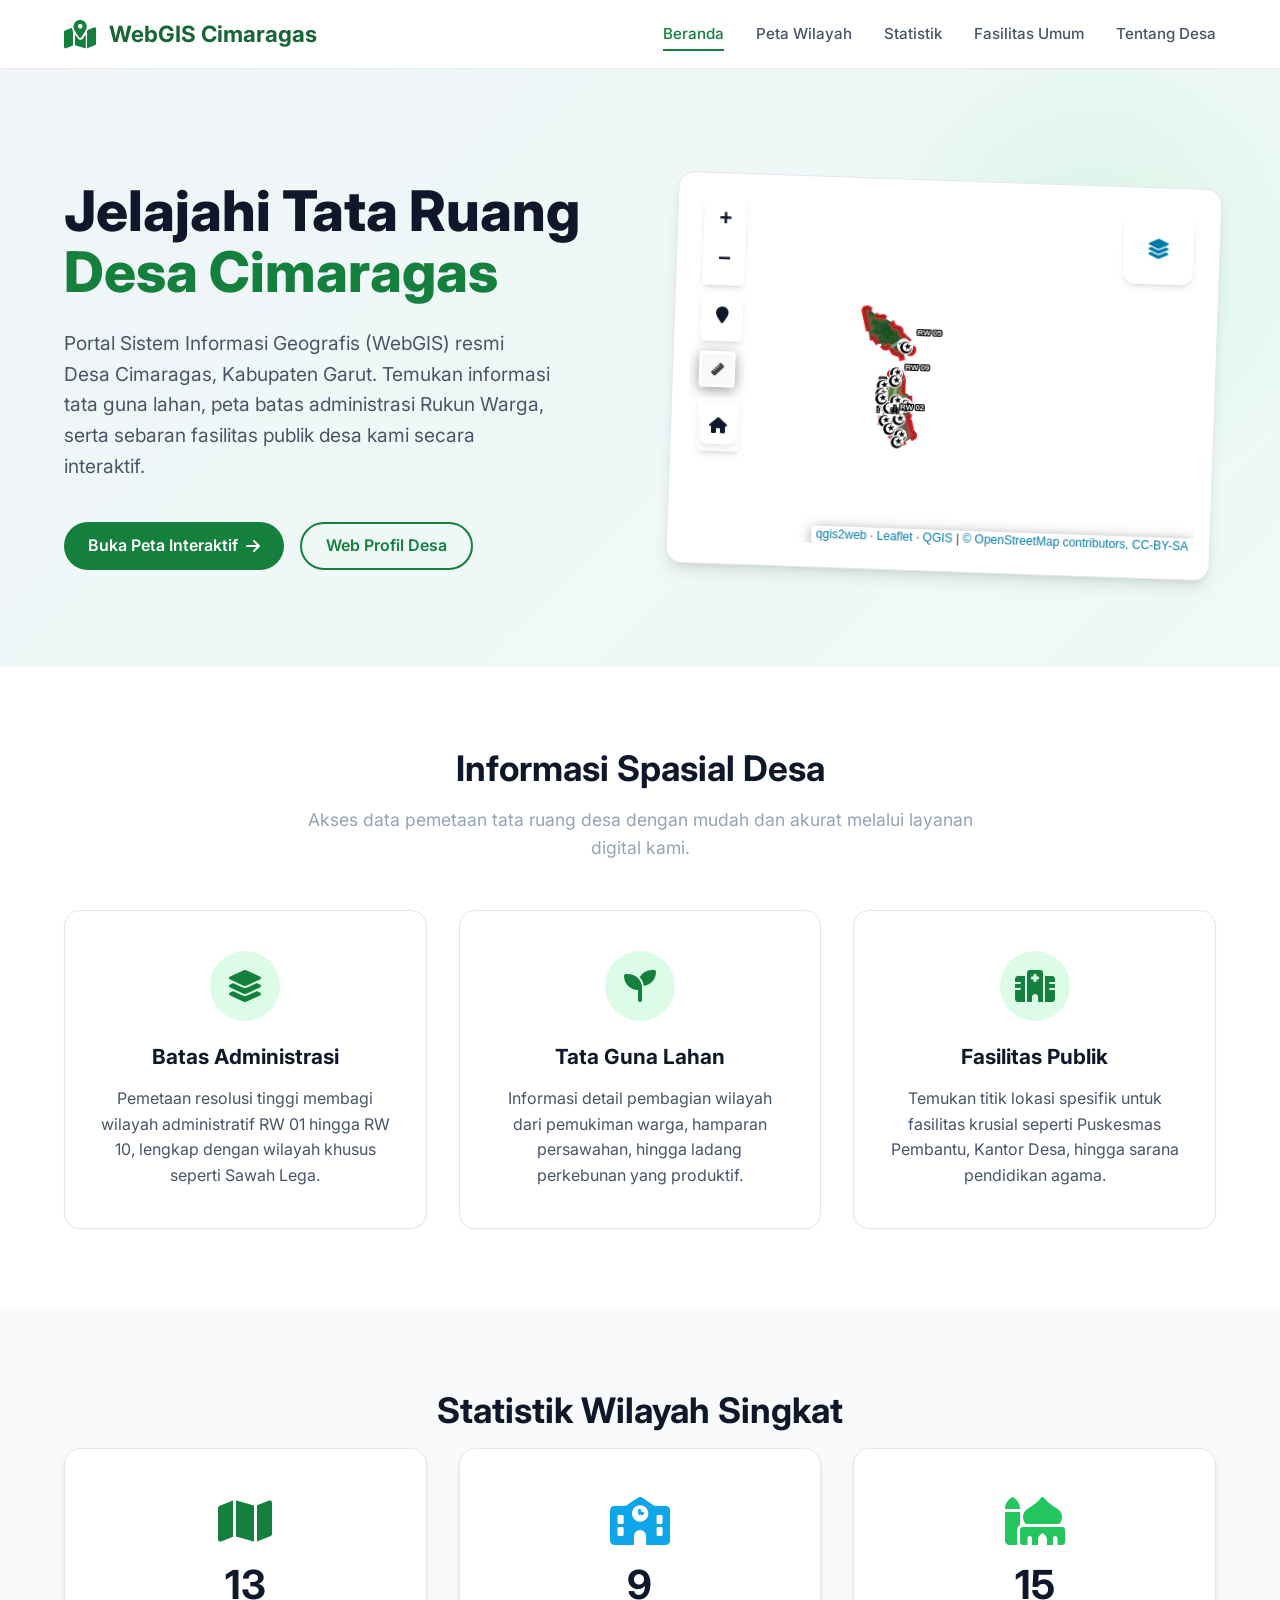
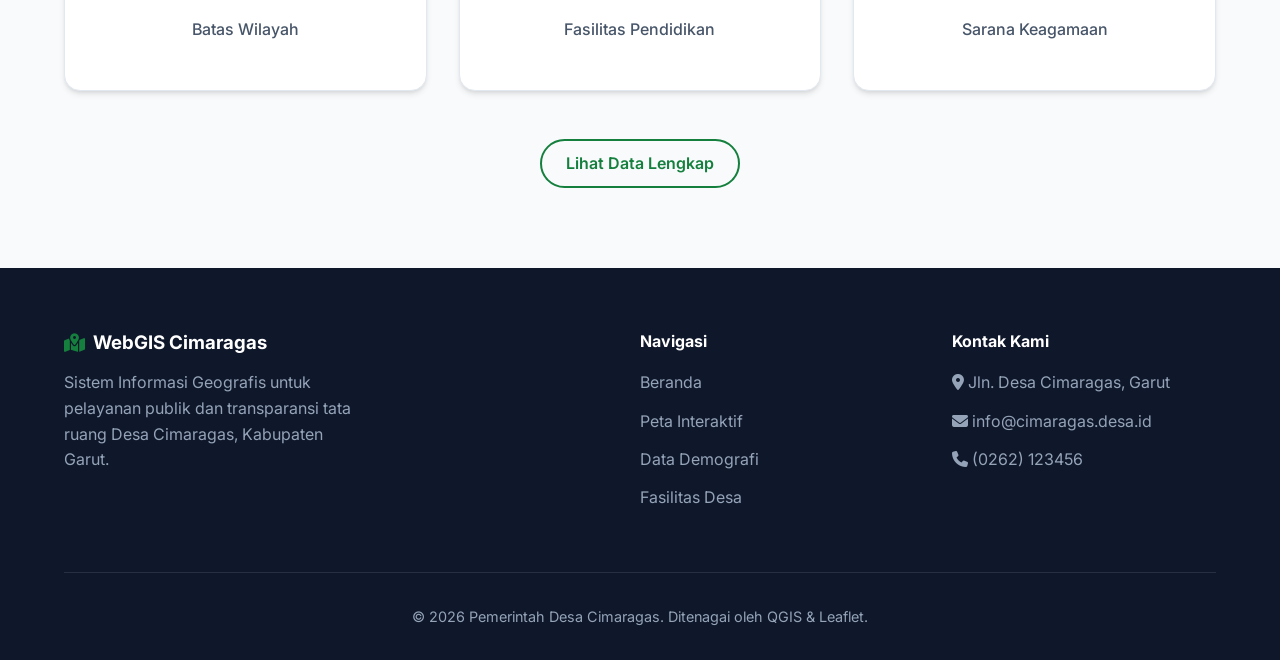
<file: index.html>
<!doctype html>
<html lang="id">

<head>
    <meta charset="utf-8">
    <meta name="viewport" content="width=device-width, initial-scale=1.0">
    <title>Desa Cimaragas - Portal WebGIS</title>

    <link href="https://fonts.googleapis.com/css2?family=Inter:wght@400;500;600;700;800&display=swap" rel="stylesheet">
    <link rel="stylesheet" href="https://cdnjs.cloudflare.com/ajax/libs/font-awesome/6.4.0/css/all.min.css">
    <link rel="stylesheet" href="css/public.css">
</head>

<body>

    <!-- Top Navigation -->
    <nav class="navbar">
        <div class="container">
            <a href="index.html" class="navbar-brand">
                <i class="fas fa-map-marked-alt"></i>
                WebGIS Cimaragas
            </a>

            <button class="mobile-toggle" id="mobileToggle">
                <i class="fas fa-bars"></i>
            </button>

            <ul class="nav-menu" id="navMenu">
                <li><a href="index.html" class="nav-link active">Beranda</a></li>
                <li><a href="map-page.html" class="nav-link">Peta Wilayah</a></li>
                <li><a href="data-stats.html" class="nav-link">Statistik</a></li>
                <li><a href="facilities.html" class="nav-link">Fasilitas Umum</a></li>
                <li><a href="https://cimaragas-pangatikan.id/" class="nav-link" target="_blank">Tentang Desa</a></li>
            </ul>
        </div>
    </nav>

    <!-- Hero Section -->
    <section class="hero">
        <div class="container">
            <div class="hero-content">
                <h1>Jelajahi Tata Ruang <span>Desa Cimaragas</span></h1>
                <p>
                    Portal Sistem Informasi Geografis (WebGIS) resmi Desa Cimaragas, Kabupaten Garut.
                    Temukan informasi tata guna lahan, peta batas administrasi Rukun Warga, serta sebaran fasilitas
                    publik desa kami secara interaktif.
                </p>
                <div class="hero-buttons">
                    <a href="map-page.html" class="btn-primary">
                        Buka Peta Interaktif <i class="fas fa-arrow-right"></i>
                    </a>
                    <a href="https://cimaragas-pangatikan.id/" class="btn-outline" target="_blank">
                        Web Profil Desa
                    </a>
                </div>
            </div>

            <div class="hero-image">
                <a href="map-page.html" class="hero-img-box" style="display: block; cursor: pointer;">
                    <!-- Embedded static preview or actual map disabled pointer events -->
                    <iframe src="map.html" title="Peta Cimaragas Preview"></iframe>
                </a>
            </div>
        </div>
    </section>

    <!-- Features / Highlights -->
    <section class="section section-white">
        <div class="container">
            <div class="text-center">
                <h2 class="section-title">Informasi Spasial Desa</h2>
                <p class="section-subtitle">Akses data pemetaan tata ruang desa dengan mudah dan akurat melalui layanan
                    digital kami.</p>
            </div>

            <div class="features-grid">
                <div class="feature-card">
                    <div class="feature-icon">
                        <i class="fas fa-layer-group"></i>
                    </div>
                    <h3>Batas Administrasi</h3>
                    <p>Pemetaan resolusi tinggi membagi wilayah administratif RW 01 hingga RW 10, lengkap dengan wilayah
                        khusus seperti Sawah Lega.</p>
                </div>

                <div class="feature-card">
                    <div class="feature-icon">
                        <i class="fas fa-seedling"></i>
                    </div>
                    <h3>Tata Guna Lahan</h3>
                    <p>Informasi detail pembagian wilayah dari pemukiman warga, hamparan persawahan, hingga ladang
                        perkebunan yang produktif.</p>
                </div>

                <div class="feature-card">
                    <div class="feature-icon">
                        <i class="fas fa-hospital-alt"></i>
                    </div>
                    <h3>Fasilitas Publik</h3>
                    <p>Temukan titik lokasi spesifik untuk fasilitas krusial seperti Puskesmas Pembantu, Kantor Desa,
                        hingga sarana pendidikan agama.</p>
                </div>
            </div>
        </div>
    </section>

    <!-- Data Snapshot -->
    <section class="section section-light">
        <div class="container">
            <div class="text-center">
                <h2 class="section-title mb-5">Statistik Wilayah Singkat</h2>
            </div>

            <div
                style="display: grid; grid-template-columns: repeat(auto-fit, minmax(200px, 1fr)); gap: 2rem; text-align: center;">
                <div class="card" style="padding: 3rem 2rem;">
                    <i class="fas fa-map" style="font-size: 3rem; color: var(--primary); margin-bottom: 1rem;"></i>
                    <h3 style="font-size: 2.5rem; color: var(--text-dark); margin-bottom: 0.5rem;">13</h3>
                    <p style="font-weight: 500;">Batas Wilayah</p>
                </div>

                <div class="card" style="padding: 3rem 2rem;">
                    <i class="fas fa-school" style="font-size: 3rem; color: var(--secondary); margin-bottom: 1rem;"></i>
                    <h3 style="font-size: 2.5rem; color: var(--text-dark); margin-bottom: 0.5rem;">9</h3>
                    <p style="font-weight: 500;">Fasilitas Pendidikan</p>
                </div>

                <div class="card" style="padding: 3rem 2rem;">
                    <i class="fas fa-mosque"
                        style="font-size: 3rem; color: var(--primary-light); margin-bottom: 1rem;"></i>
                    <h3 style="font-size: 2.5rem; color: var(--text-dark); margin-bottom: 0.5rem;">15</h3>
                    <p style="font-weight: 500;">Sarana Keagamaan</p>
                </div>
            </div>

            <div class="text-center" style="margin-top: 3rem;">
                <a href="data-stats.html" class="btn-outline">Lihat Data Lengkap</a>
            </div>
        </div>
    </section>

    <!-- Footer -->
    <footer class="footer">
        <div class="container">
            <div class="footer-grid">
                <div class="footer-brand">
                    <h3><i class="fas fa-map-marked-alt"></i> WebGIS Cimaragas</h3>
                    <p style="margin-top: 1rem; max-width: 300px;">
                        Sistem Informasi Geografis untuk pelayanan publik dan transparansi tata ruang Desa Cimaragas,
                        Kabupaten Garut.
                    </p>
                </div>

                <div class="footer-links">
                    <h4>Navigasi</h4>
                    <ul>
                        <li><a href="index.html">Beranda</a></li>
                        <li><a href="map-page.html">Peta Interaktif</a></li>
                        <li><a href="data-stats.html">Data Demografi</a></li>
                        <li><a href="facilities.html">Fasilitas Desa</a></li>
                    </ul>
                </div>

                <div class="footer-links">
                    <h4>Kontak Kami</h4>
                    <ul>
                        <li><i class="fas fa-map-marker-alt"></i> Jln. Desa Cimaragas, Garut</li>
                        <li><i class="fas fa-envelope"></i> info@cimaragas.desa.id</li>
                        <li><i class="fas fa-phone"></i> (0262) 123456</li>
                    </ul>
                </div>
            </div>

            <div class="footer-bottom">
                <p>&copy; 2026 Pemerintah Desa Cimaragas. Ditenagai oleh QGIS & Leaflet.</p>
            </div>
        </div>
    </footer>

    <script>
        // Mobile Menu Toggle
        document.addEventListener('DOMContentLoaded', () => {
            const toggle = document.getElementById('mobileToggle');
            const menu = document.getElementById('navMenu');

            toggle.addEventListener('click', () => {
                menu.classList.toggle('active');
            });
        });
    </script>
</body>

</html>
</file>
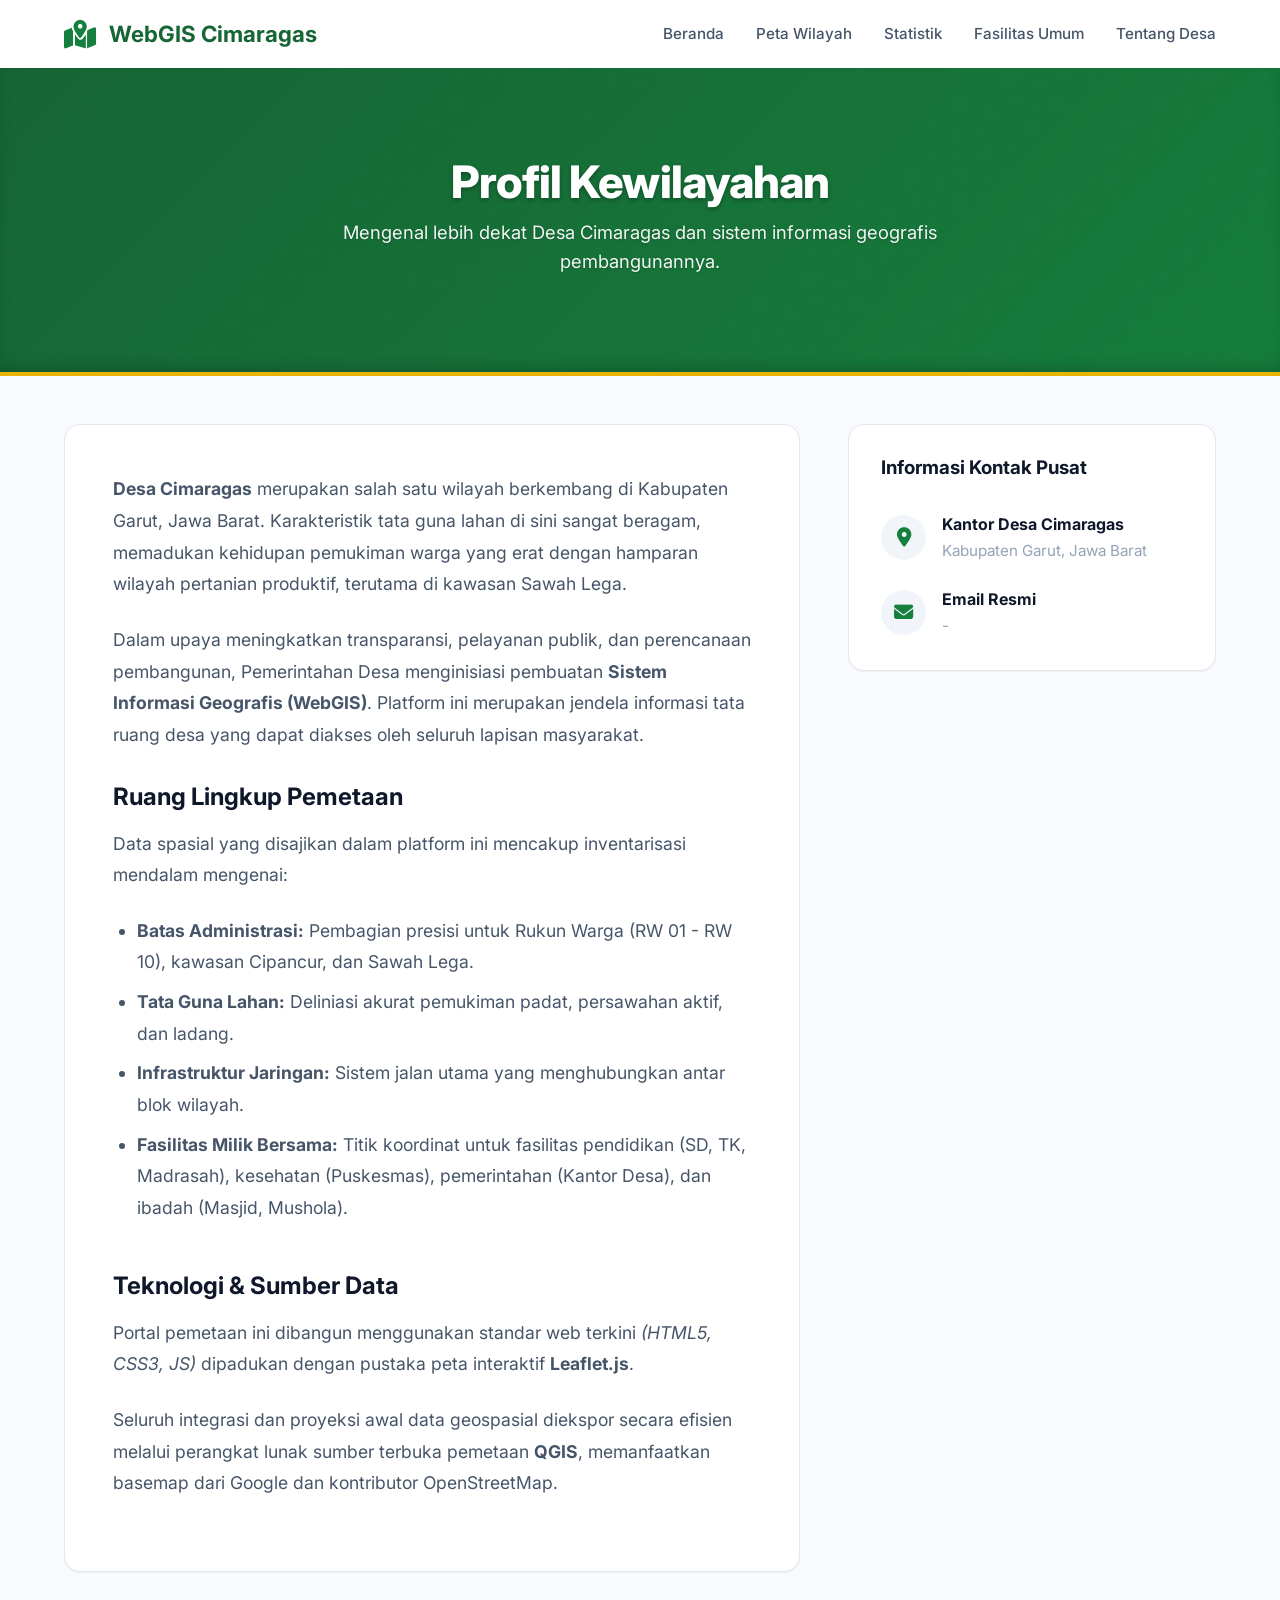
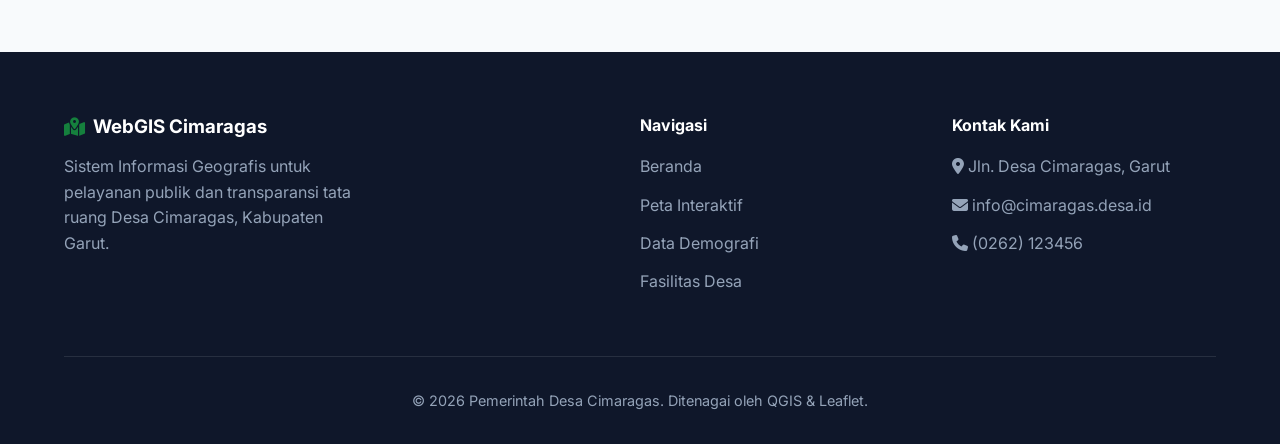
<file: about.html>
<!doctype html>
<html lang="id">

<head>
    <meta charset="utf-8">
    <meta name="viewport" content="width=device-width, initial-scale=1.0">
    <title>Tentang Cimaragas - WebGIS</title>

    <link href="https://fonts.googleapis.com/css2?family=Inter:wght@400;500;600;700&display=swap" rel="stylesheet">
    <link rel="stylesheet" href="https://cdnjs.cloudflare.com/ajax/libs/font-awesome/6.4.0/css/all.min.css">
    <link rel="stylesheet" href="css/public.css">

    <style>
        .page-header {
            background: linear-gradient(135deg, rgba(22, 101, 52, 0.95), rgba(21, 128, 61, 0.9)), url("data:image/svg+xml,%3Csvg width='100' height='100' viewBox='0 0 100 100' xmlns='http://www.w3.org/2000/svg'%3E%3Cpath d='M11 18c3.866 0 7-3.134 7-7s-3.134-7-7-7-7 3.134-7 7 3.134 7 7 7zm48 25c3.866 0 7-3.134 7-7s-3.134-7-7-7-7 3.134-7 7 3.134 7 7 7zm-43-7c1.657 0 3-1.343 3-3s-1.343-3-3-3-3 1.343-3 3 1.343 3 3 3zm63 31c1.657 0 3-1.343 3-3s-1.343-3-3-3-3 1.343-3 3 1.343 3 3 3zM34 90c1.657 0 3-1.343 3-3s-1.343-3-3-3-3 1.343-3 3 1.343 3 3 3zm56-76c1.657 0 3-1.343 3-3s-1.343-3-3-3-3 1.343-3 3 1.343 3 3 3zM12 86c2.21 0 4-1.79 4-4s-1.79-4-4-4-4 1.79-4 4 1.79 4 4 4zm28-65c2.21 0 4-1.79 4-4s-1.79-4-4-4-4 1.79-4 4 1.79 4 4 4zm23-11c2.76 0 5-2.24 5-5s-2.24-5-5-5-5 2.24-5 5 2.24 5 5 5zm-6 60c2.21 0 4-1.79 4-4s-1.79-4-4-4-4 1.79-4 4 1.79 4 4 4zm29 22c2.76 0 5-2.24 5-5s-2.24-5-5-5-5 2.24-5 5 2.24 5 5 5zM32 63c2.76 0 5-2.24 5-5s-2.24-5-5-5-5 2.24-5 5 2.24 5 5 5zm57-13c2.76 0 5-2.24 5-5s-2.24-5-5-5-5 2.24-5 5 2.24 5 5 5zm-9-21c1.105 0 2-.895 2-2s-.895-2-2-2-2 .895-2 2 .895 2 2 2zM60 91c1.105 0 2-.895 2-2s-.895-2-2-2-2 .895-2 2 .895 2 2 2zM35 41c1.105 0 2-.895 2-2s-.895-2-2-2-2 .895-2 2 .895 2 2 2z' fill='%23ffffff' fill-opacity='0.05' fill-rule='evenodd'/%3E%3C/svg%3E");
            background-color: var(--primary-dark);
            color: white;
            padding: 5.5rem 0 4.5rem;
            text-align: center;
            position: relative;
            border-bottom: 4px solid var(--accent);
            box-shadow: inset 0 -10px 20px -10px rgba(0, 0, 0, 0.3);
        }

        .page-header h1 {
            color: white;
            font-size: 2.8rem;
            font-weight: 800;
            text-shadow: 0 2px 4px rgba(0, 0, 0, 0.3);
            margin-bottom: 0.5rem;
            letter-spacing: -0.02em;
        }

        .page-header p {
            color: rgba(255, 255, 255, 0.95);
            font-size: 1.15rem;
            max-width: 600px;
            margin: 0 auto;
            text-shadow: 0 1px 2px rgba(0, 0, 0, 0.2);
            line-height: 1.6;
        }

        .content-wrap {
            display: grid;
            grid-template-columns: 2fr 1fr;
            gap: 3rem;
        }

        @media (max-width: 992px) {
            .content-wrap {
                grid-template-columns: 1fr;
            }
        }

        .article-content {
            font-size: 1.1rem;
            color: var(--text-body);
            line-height: 1.8;
            background: var(--bg-white);
            padding: 3rem;
            border-radius: var(--radius-lg);
            box-shadow: var(--shadow-sm);
            border: 1px solid var(--border);
            margin-top: 3rem;
            /* Overlap header slightly */
        }

        .article-content p {
            margin-bottom: 1.5rem;
        }

        .article-content h3 {
            font-size: 1.5rem;
            margin: 2rem 0 1rem;
            color: var(--text-dark);
        }

        .article-content ul {
            padding-left: 1.5rem;
            margin-bottom: 2rem;
            list-style-type: disc;
        }

        .article-content li {
            margin-bottom: 0.5rem;
        }

        .side-widget {
            background: var(--bg-white);
            padding: 2rem;
            border-radius: var(--radius-lg);
            box-shadow: var(--shadow-sm);
            border: 1px solid var(--border);
            margin-bottom: 2rem;
            margin-top: 3rem;
        }

        .side-widget.highlight {
            background: var(--primary-dark);
            color: white;
            border: none;
        }

        .side-widget.highlight h3,
        .side-widget.highlight p {
            color: white;
        }

        .contact-list {
            list-style: none;
        }

        .contact-item {
            display: flex;
            align-items: center;
            gap: 1rem;
            margin-bottom: 1.5rem;
        }

        .contact-item:last-child {
            margin-bottom: 0;
        }

        .icon-circle {
            width: 45px;
            height: 45px;
            background: var(--bg-subtle);
            color: var(--primary);
            border-radius: 50%;
            display: flex;
            align-items: center;
            justify-content: center;
            font-size: 1.2rem;
            flex-shrink: 0;
        }
    </style>
</head>

<body>

    <!-- Top Navigation -->
    <nav class="navbar">
        <div class="container">
            <a href="index.html" class="navbar-brand">
                <i class="fas fa-map-marked-alt"></i>
                WebGIS Cimaragas
            </a>

            <button class="mobile-toggle" id="mobileToggle">
                <i class="fas fa-bars"></i>
            </button>

            <ul class="nav-menu" id="navMenu">
                <li><a href="index.html" class="nav-link">Beranda</a></li>
                <li><a href="map-page.html" class="nav-link">Peta Wilayah</a></li>
                <li><a href="data-stats.html" class="nav-link">Statistik</a></li>
                <li><a href="facilities.html" class="nav-link">Fasilitas Umum</a></li>
                <li><a href="https://cimaragas-pangatikan.id/" class="nav-link" target="_blank">Tentang Desa</a></li>
            </ul>
        </div>
    </nav>

    <!-- Page Header -->
    <div class="page-header" style="padding-bottom: 6rem;">
        <div class="container">
            <h1>Profil Kewilayahan</h1>
            <p>Mengenal lebih dekat Desa Cimaragas dan sistem informasi geografis pembangunannya.</p>
        </div>
    </div>

    <!-- Main Content -->
    <main class="section section-light" style="padding-top: 0; flex-grow: 1;">
        <div class="container content-wrap">

            <div class="article-content">
                <p>
                    <strong>Desa Cimaragas</strong> merupakan salah satu wilayah berkembang di Kabupaten Garut, Jawa
                    Barat.
                    Karakteristik tata guna lahan di sini sangat beragam, memadukan kehidupan pemukiman warga yang erat
                    dengan hamparan wilayah pertanian produktif, terutama di kawasan Sawah Lega.
                </p>
                <p>
                    Dalam upaya meningkatkan transparansi, pelayanan publik, dan perencanaan pembangunan, Pemerintahan
                    Desa
                    menginisiasi pembuatan <strong>Sistem Informasi Geografis (WebGIS)</strong>. Platform ini merupakan
                    jendela informasi tata ruang desa yang dapat diakses oleh seluruh lapisan masyarakat.
                </p>

                <h3>Ruang Lingkup Pemetaan</h3>
                <p>Data spasial yang disajikan dalam platform ini mencakup inventarisasi mendalam mengenai:</p>
                <ul>
                    <li><strong>Batas Administrasi:</strong> Pembagian presisi untuk Rukun Warga (RW 01 - RW 10),
                        kawasan Cipancur, dan Sawah Lega.</li>
                    <li><strong>Tata Guna Lahan:</strong> Deliniasi akurat pemukiman padat, persawahan aktif, dan
                        ladang.</li>
                    <li><strong>Infrastruktur Jaringan:</strong> Sistem jalan utama yang menghubungkan antar blok
                        wilayah.</li>
                    <li><strong>Fasilitas Milik Bersama:</strong> Titik koordinat untuk fasilitas pendidikan (SD, TK,
                        Madrasah), kesehatan (Puskesmas), pemerintahan (Kantor Desa), dan ibadah (Masjid, Mushola).</li>
                </ul>

                <h3 style="margin-top: 3rem;">Teknologi & Sumber Data</h3>
                <p>
                    Portal pemetaan ini dibangun menggunakan standar web terkini <em>(HTML5, CSS3, JS)</em> dipadukan
                    dengan
                    pustaka peta interaktif <strong>Leaflet.js</strong>.
                </p>
                <p>
                    Seluruh integrasi dan proyeksi awal data geospasial diekspor secara efisien melalui perangkat lunak
                    sumber terbuka pemetaan <strong>QGIS</strong>, memanfaatkan basemap dari Google dan kontributor
                    OpenStreetMap.
                </p>
            </div>

            <aside class="side-widgets">
                <div class="side-widget">
                    <h3 class="mb-4">Informasi Kontak Pusat</h3>
                    <ul class="contact-list">
                        <li class="contact-item">
                            <div class="icon-circle"><i class="fas fa-map-marker-alt"></i></div>
                            <div>
                                <strong style="display:block; color: var(--text-dark);">Kantor Desa Cimaragas</strong>
                                <span style="color: var(--text-muted); font-size: 0.95rem;">Kabupaten Garut, Jawa
                                    Barat</span>
                            </div>
                        </li>
                        <li class="contact-item">
                            <div class="icon-circle"><i class="fas fa-envelope"></i></div>
                            <div>
                                <strong style="display:block; color: var(--text-dark);">Email Resmi</strong>
                                <span style="color: var(--text-muted); font-size: 0.95rem;">-</span>
                            </div>
                        </li>
                    </ul>
                </div>


            </aside>

        </div>
    </main>

    <!-- Footer -->
    <footer class="footer">
        <div class="container">
            <div class="footer-grid">
                <div class="footer-brand">
                    <h3><i class="fas fa-map-marked-alt"></i> WebGIS Cimaragas</h3>
                    <p style="margin-top: 1rem; max-width: 300px;">
                        Sistem Informasi Geografis untuk pelayanan publik dan transparansi tata ruang Desa Cimaragas,
                        Kabupaten Garut.
                    </p>
                </div>

                <div class="footer-links">
                    <h4>Navigasi</h4>
                    <ul>
                        <li><a href="index.html">Beranda</a></li>
                        <li><a href="map-page.html">Peta Interaktif</a></li>
                        <li><a href="data-stats.html">Data Demografi</a></li>
                        <li><a href="facilities.html">Fasilitas Desa</a></li>
                    </ul>
                </div>

                <div class="footer-links">
                    <h4>Kontak Kami</h4>
                    <ul>
                        <li><i class="fas fa-map-marker-alt"></i> Jln. Desa Cimaragas, Garut</li>
                        <li><i class="fas fa-envelope"></i> info@cimaragas.desa.id</li>
                        <li><i class="fas fa-phone"></i> (0262) 123456</li>
                    </ul>
                </div>
            </div>

            <div class="footer-bottom">
                <p>&copy; 2026 Pemerintah Desa Cimaragas. Ditenagai oleh QGIS & Leaflet.</p>
            </div>
        </div>
    </footer>

    <script>
        document.getElementById('mobileToggle').addEventListener('click', function () {
            document.getElementById('navMenu').classList.toggle('active');
        });
    </script>
</body>

</html>
</file>
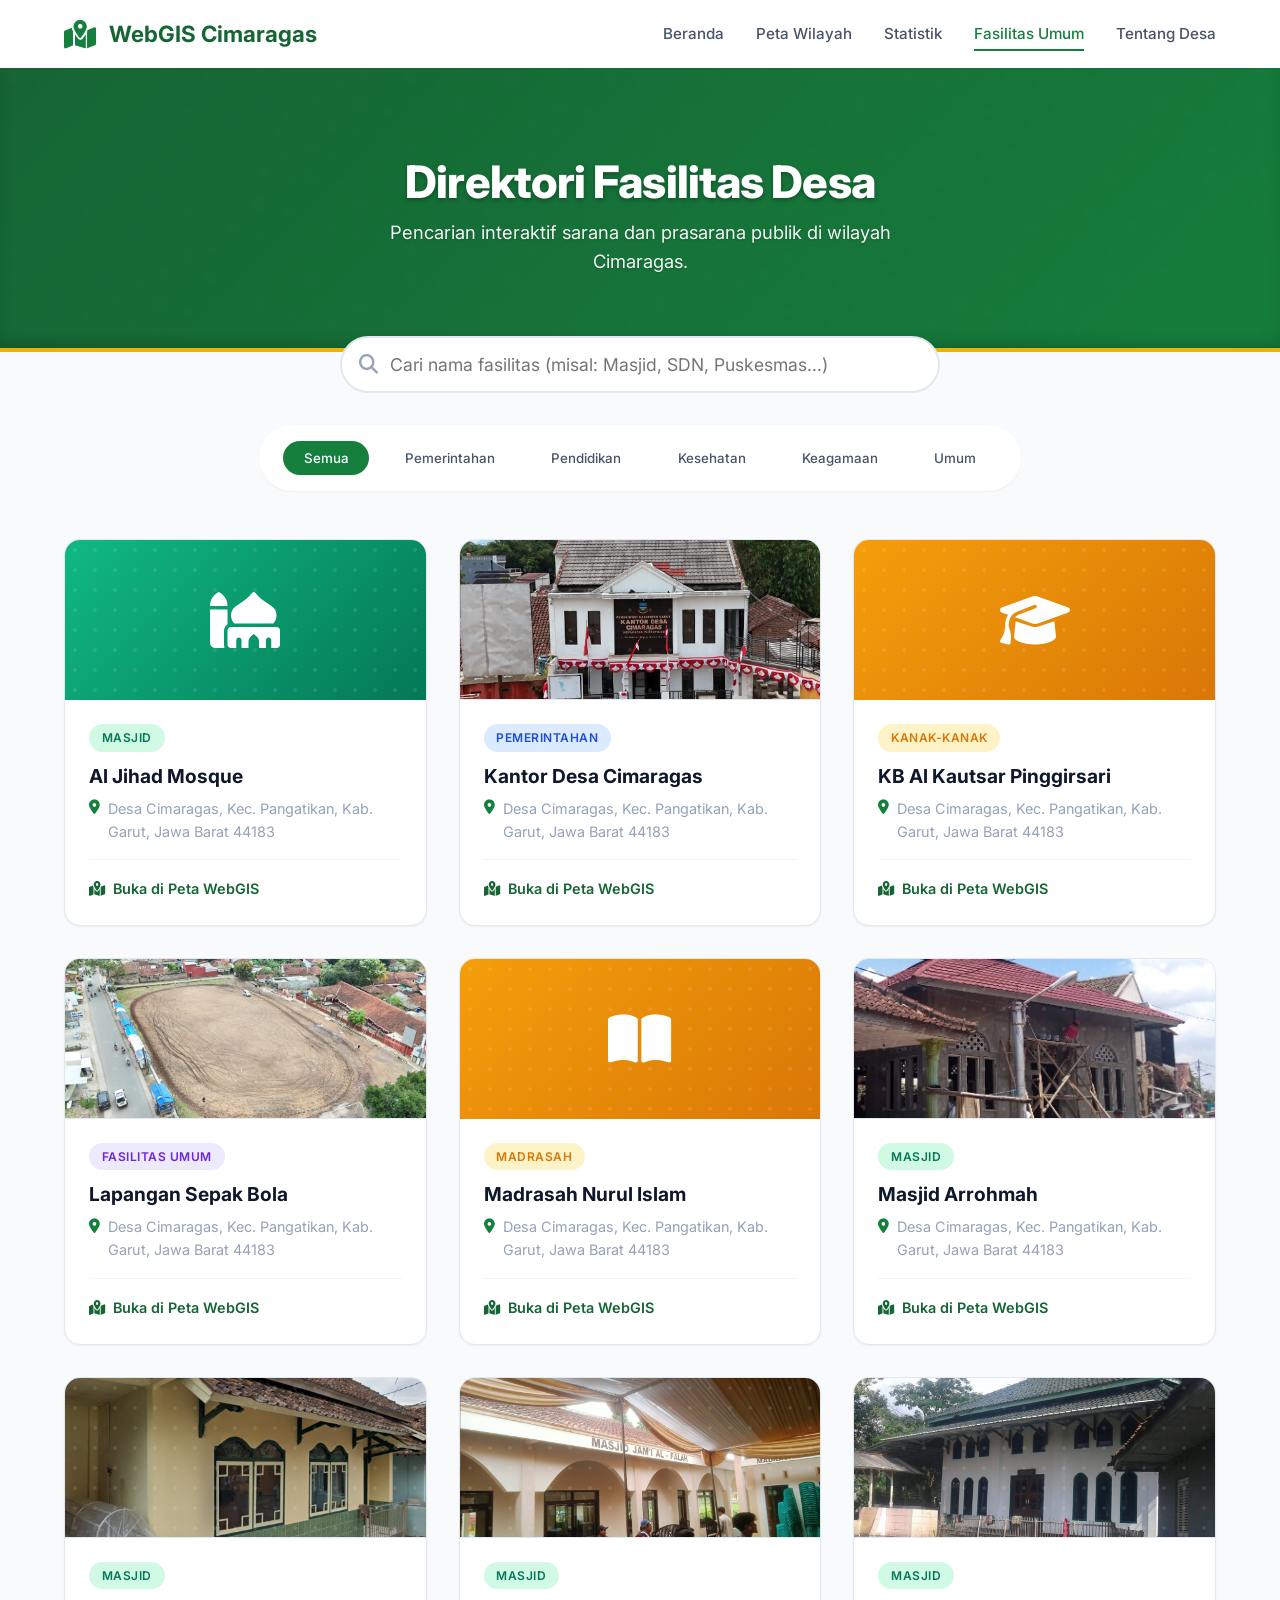
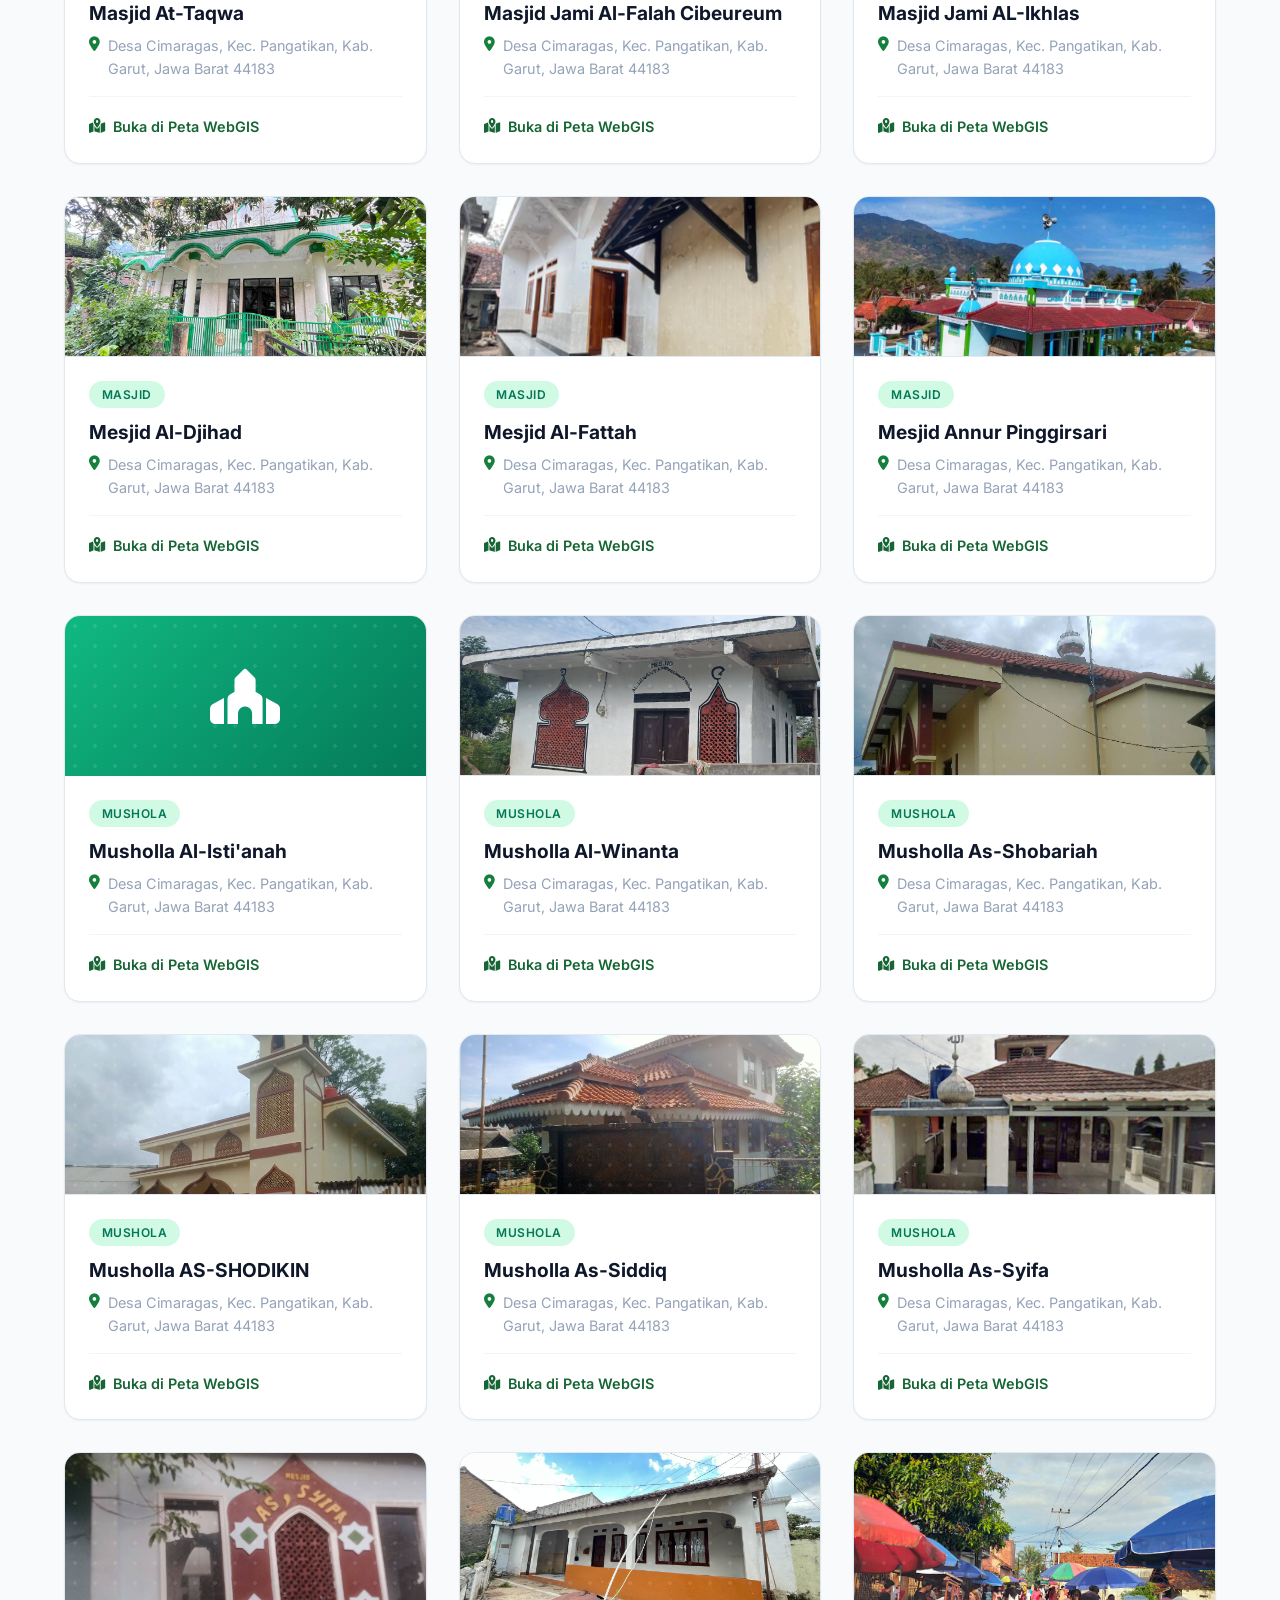
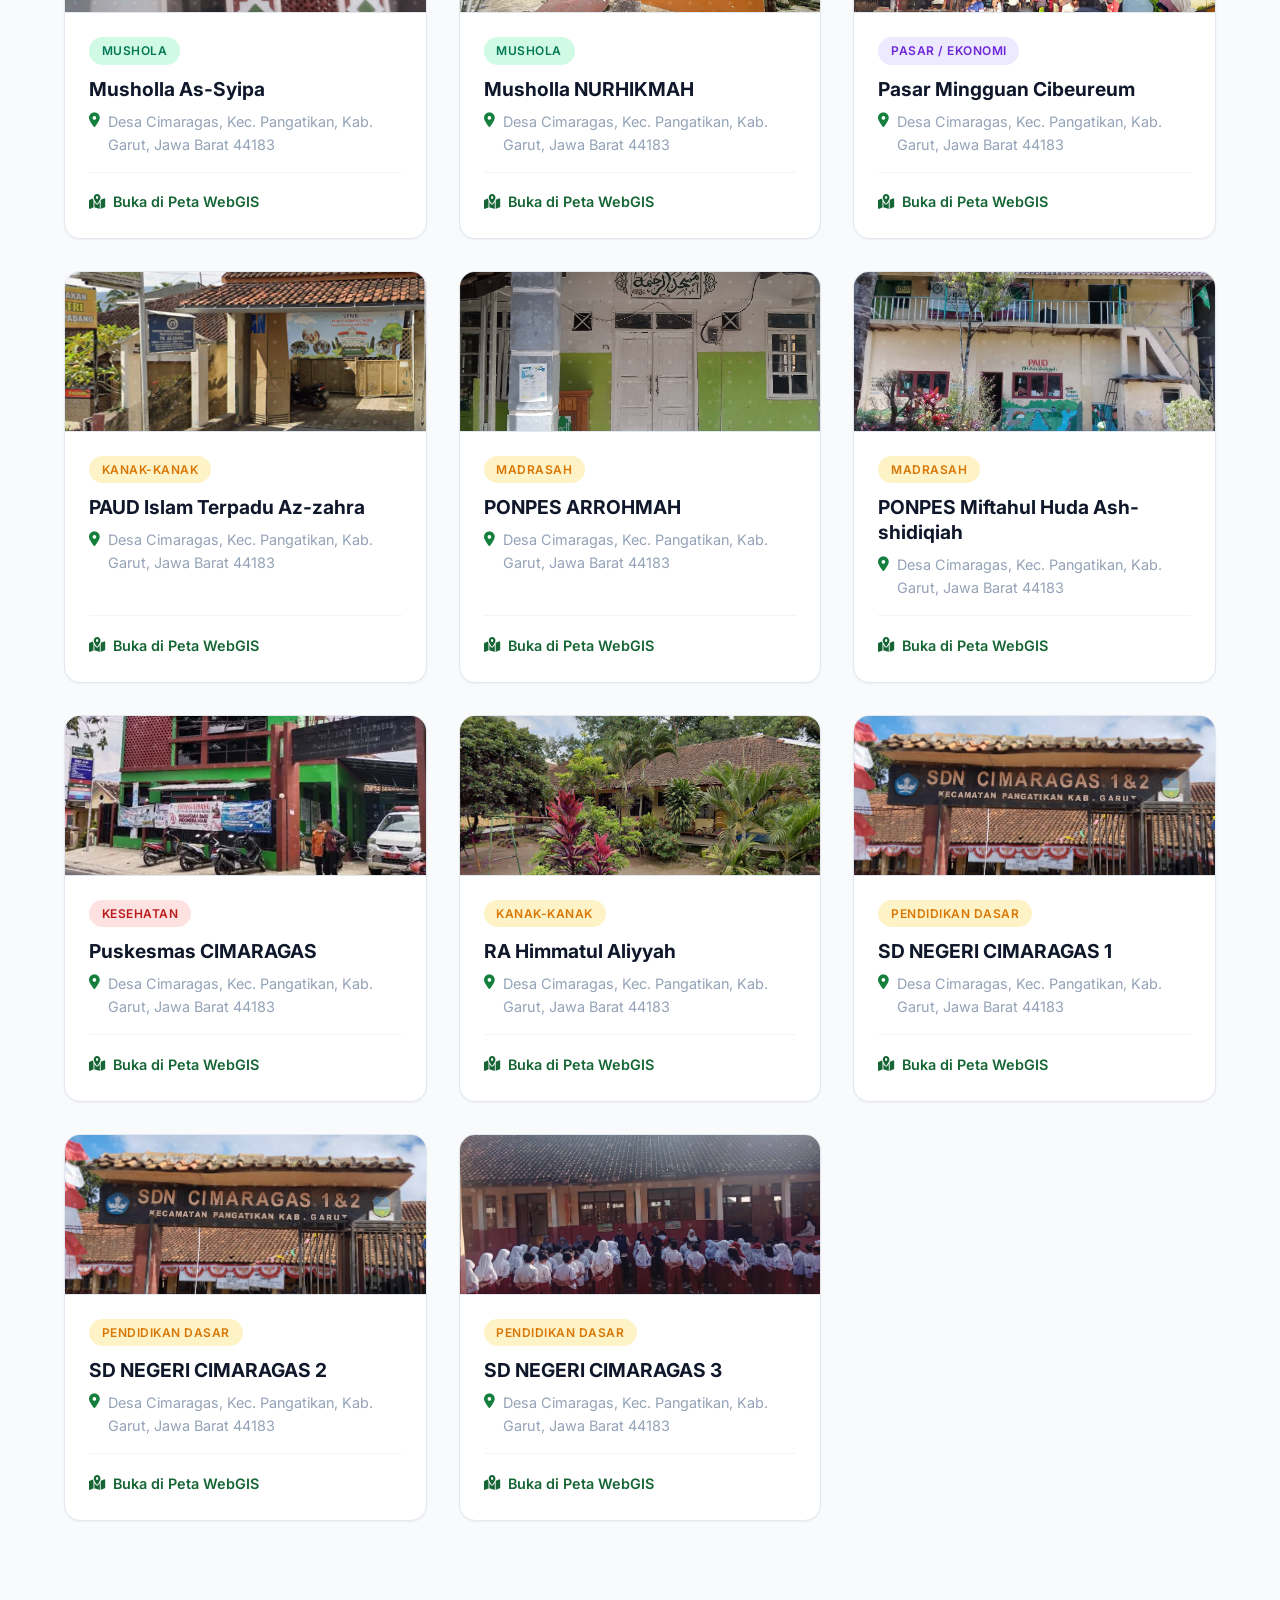
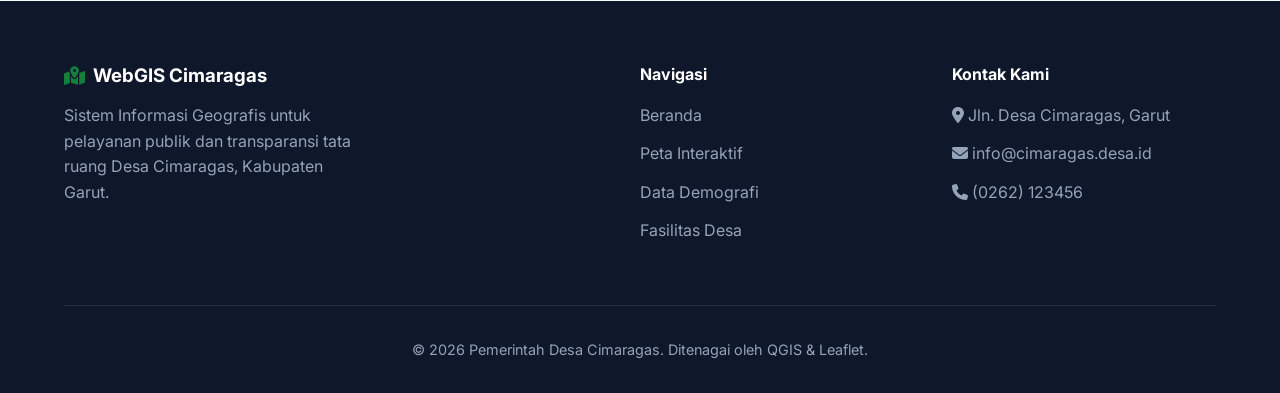
<file: facilities.html>
<!doctype html>
<html lang="id">

<head>
    <meta charset="utf-8">
    <meta name="viewport" content="width=device-width, initial-scale=1.0">
    <title>Fasilitas Umum Cimaragas</title>

    <link href="https://fonts.googleapis.com/css2?family=Inter:wght@400;500;600;700&display=swap" rel="stylesheet">
    <link rel="stylesheet" href="https://cdnjs.cloudflare.com/ajax/libs/font-awesome/6.4.0/css/all.min.css">
    <link rel="stylesheet" href="css/public.css">

    <style>
        .page-header {
            background: linear-gradient(135deg, rgba(22, 101, 52, 0.95), rgba(21, 128, 61, 0.9)), url("data:image/svg+xml,%3Csvg width='100' height='100' viewBox='0 0 100 100' xmlns='http://www.w3.org/2000/svg'%3E%3Cpath d='M11 18c3.866 0 7-3.134 7-7s-3.134-7-7-7-7 3.134-7 7 3.134 7 7 7zm48 25c3.866 0 7-3.134 7-7s-3.134-7-7-7-7 3.134-7 7 3.134 7 7 7zm-43-7c1.657 0 3-1.343 3-3s-1.343-3-3-3-3 1.343-3 3 1.343 3 3 3zm63 31c1.657 0 3-1.343 3-3s-1.343-3-3-3-3 1.343-3 3 1.343 3 3 3zM34 90c1.657 0 3-1.343 3-3s-1.343-3-3-3-3 1.343-3 3 1.343 3 3 3zm56-76c1.657 0 3-1.343 3-3s-1.343-3-3-3-3 1.343-3 3 1.343 3 3 3zM12 86c2.21 0 4-1.79 4-4s-1.79-4-4-4-4 1.79-4 4 1.79 4 4 4zm28-65c2.21 0 4-1.79 4-4s-1.79-4-4-4-4 1.79-4 4 1.79 4 4 4zm23-11c2.76 0 5-2.24 5-5s-2.24-5-5-5-5 2.24-5 5 2.24 5 5 5zm-6 60c2.21 0 4-1.79 4-4s-1.79-4-4-4-4 1.79-4 4 1.79 4 4 4zm29 22c2.76 0 5-2.24 5-5s-2.24-5-5-5-5 2.24-5 5 2.24 5 5 5zM32 63c2.76 0 5-2.24 5-5s-2.24-5-5-5-5 2.24-5 5 2.24 5 5 5zm57-13c2.76 0 5-2.24 5-5s-2.24-5-5-5-5 2.24-5 5 2.24 5 5 5zm-9-21c1.105 0 2-.895 2-2s-.895-2-2-2-2 .895-2 2 .895 2 2 2zM60 91c1.105 0 2-.895 2-2s-.895-2-2-2-2 .895-2 2 .895 2 2 2zM35 41c1.105 0 2-.895 2-2s-.895-2-2-2-2 .895-2 2 .895 2 2 2z' fill='%23ffffff' fill-opacity='0.05' fill-rule='evenodd'/%3E%3C/svg%3E");
            background-color: var(--primary-dark);
            color: white;
            padding: 5.5rem 0 4.5rem;
            text-align: center;
            position: relative;
            border-bottom: 4px solid var(--accent);
            box-shadow: inset 0 -10px 20px -10px rgba(0,0,0,0.3);
        }

        .page-header h1 {
            color: white;
            font-size: 2.8rem;
            font-weight: 800;
            text-shadow: 0 2px 4px rgba(0,0,0,0.3);
            margin-bottom: 0.5rem;
            letter-spacing: -0.02em;
        }

        .page-header p {
            color: rgba(255, 255, 255, 0.95);
            font-size: 1.15rem;
            max-width: 600px;
            margin: 0 auto;
            text-shadow: 0 1px 2px rgba(0,0,0,0.2);
            line-height: 1.6;
        }

        /* Search Bar Styles */
        .search-container {
            max-width: 600px;
            margin: 0 auto 2rem;
            position: relative;
        }

        .search-input {
            width: 100%;
            padding: 1rem 1.5rem 1rem 3rem;
            font-size: 1.1rem;
            border: 2px solid var(--border);
            border-radius: var(--radius-full);
            outline: none;
            transition: border-color var(--transition), box-shadow var(--transition);
        }

        .search-input:focus {
            border-color: var(--primary);
            box-shadow: 0 0 0 4px rgba(34, 197, 94, 0.1);
        }

        .search-icon {
            position: absolute;
            left: 1.2rem;
            top: 50%;
            transform: translateY(-50%);
            color: var(--text-muted);
            font-size: 1.2rem;
        }

        /* Filter Bar Styles */
        .filter-bar {
            background: var(--bg-white);
            padding: 1rem 1.5rem;
            border-radius: var(--radius-full);
            box-shadow: var(--shadow-sm);
            display: flex;
            gap: 1rem;
            flex-wrap: wrap;
            justify-content: center;
            max-width: fit-content;
            margin: 0 auto 3rem;
            position: relative;
            z-index: 10;
        }

        .filter-btn {
            background: transparent;
            border: 1px solid transparent;
            padding: 0.5rem 1.2rem;
            border-radius: var(--radius-full);
            color: var(--text-body);
            font-weight: 500;
            cursor: pointer;
            transition: all var(--transition);
        }

        .filter-btn:hover,
        .filter-btn.active {
            background: var(--primary);
            color: white;
            box-shadow: var(--shadow-sm);
        }

        /* Grid and Card Styles */
        .facilities-grid {
            display: grid;
            grid-template-columns: repeat(auto-fill, minmax(300px, 1fr));
            gap: 2rem;
        }

        .no-results {
            text-align: center;
            padding: 4rem 2rem;
            grid-column: 1 / -1;
            color: var(--text-muted);
            background: white;
            border-radius: var(--radius-lg);
            border: 1px dashed var(--border);
        }

        .no-results i {
            font-size: 3rem;
            margin-bottom: 1rem;
            color: #cbd5e1;
        }

        .facility-card {
            background: white;
            border-radius: var(--radius-lg);
            overflow: hidden;
            box-shadow: var(--shadow-sm);
            border: 1px solid var(--border);
            transition: transform var(--transition), box-shadow var(--transition);
            display: flex;
            flex-direction: column;
        }

        .facility-card:hover {
            transform: translateY(-5px);
            box-shadow: var(--shadow-md);
            border-color: var(--primary-light);
        }

        .facility-img {
            height: 160px;
            width: 100%;
            display: flex;
            align-items: center;
            justify-content: center;
            color: white;
            font-size: 3.5rem;
            position: relative;
        }

        /* Abstract icon background pattern inside facility-img */
        .facility-img::after {
            content: '';
            position: absolute;
            top: 0;
            left: 0;
            right: 0;
            bottom: 0;
            background-image: radial-gradient(rgba(255, 255, 255, 0.2) 2px, transparent 2px);
            background-size: 20px 20px;
            opacity: 0.5;
        }

        .img-gov {
            background: linear-gradient(135deg, #3b82f6, #1d4ed8);
        }

        .img-edu {
            background: linear-gradient(135deg, #f59e0b, #d97706);
        }

        .img-rel {
            background: linear-gradient(135deg, #10b981, #047857);
        }

        .img-hlth {
            background: linear-gradient(135deg, #ef4444, #b91c1c);
        }

        .img-pub {
            background: linear-gradient(135deg, #8b5cf6, #6d28d9);
        }

        .facility-content {
            padding: 1.5rem;
            flex-grow: 1;
            display: flex;
            flex-direction: column;
        }

        .facility-category {
            display: inline-block;
            padding: 0.25rem 0.8rem;
            border-radius: var(--radius-full);
            font-size: 0.75rem;
            font-weight: 600;
            margin-bottom: 0.75rem;
            text-transform: uppercase;
            letter-spacing: 0.5px;
            align-self: flex-start;
        }

        .cat-gov {
            background: #dbeafe;
            color: #1d4ed8;
        }

        .cat-edu {
            background: #fef3c7;
            color: #d97706;
        }

        .cat-rel {
            background: #d1fae5;
            color: #047857;
        }

        .cat-hlth {
            background: #fee2e2;
            color: #b91c1c;
        }

        .cat-pub {
            background: #ede9fe;
            color: #6d28d9;
        }

        .facility-name {
            font-size: 1.2rem;
            color: var(--text-dark);
            margin-bottom: 0.5rem;
            line-height: 1.3;
        }

        .facility-address {
            font-size: 0.9rem;
            color: var(--text-muted);
            display: flex;
            align-items: flex-start;
            gap: 0.5rem;
            flex-grow: 1;
            /* Pushes external link down */
        }

        .facility-address i {
            margin-top: 0.2rem;
            color: var(--primary);
        }

        .facility-footer {
            margin-top: 1rem;
            padding-top: 1rem;
            border-top: 1px solid var(--bg-subtle);
        }

        .map-link {
            font-size: 0.9rem;
            font-weight: 600;
            color: var(--primary-dark);
            display: inline-flex;
            align-items: center;
            gap: 0.5rem;
        }

        .map-link:hover {
            color: var(--primary);
        }
    </style>
</head>

<body>

    <!-- Load QGIS Exported Data Variables directly -->
    <!-- These files define variables like json_Masjid_17, json_KantorDesa_19, etc. -->
    <script src="data/LapanganSepakBola_13.js"></script>
    <script src="data/Puskesmas_14.js"></script>
    <script src="data/TK_15.js"></script>
    <script src="data/SekolahDasar_16.js"></script>
    <script src="data/Madrasah_17.js"></script>
    <script src="data/Masjid_18.js"></script>
    <script src="data/Mushola_19.js"></script>
    <script src="data/KantorDesa_20.js"></script>
    <script src="data/PasarMingguan_12.js"></script>

    <!-- Top Navigation -->
    <nav class="navbar">
        <div class="container">
            <a href="index.html" class="navbar-brand">
                <i class="fas fa-map-marked-alt"></i>
                WebGIS Cimaragas
            </a>

            <button class="mobile-toggle" id="mobileToggle">
                <i class="fas fa-bars"></i>
            </button>

            <ul class="nav-menu" id="navMenu">
                <li><a href="index.html" class="nav-link">Beranda</a></li>
                <li><a href="map-page.html" class="nav-link">Peta Wilayah</a></li>
                <li><a href="data-stats.html" class="nav-link">Statistik</a></li>
                <li><a href="facilities.html" class="nav-link active">Fasilitas Umum</a></li>
                <li><a href="https://cimaragas-pangatikan.id/" class="nav-link" target="_blank">Tentang Desa</a></li>
            </ul>
        </div>
    </nav>

    <!-- Page Header -->
    <div class="page-header">
        <div class="container">
            <h1>Direktori Fasilitas Desa</h1>
            <p>Pencarian interaktif sarana dan prasarana publik di wilayah Cimaragas.</p>
        </div>
    </div>

    <!-- Main Content -->
    <main class="section section-light" style="flex-grow: 1;">
        <div class="container">

            <!-- Search & Filters (Lifted up via negative margin logic below header) -->
            <div style="margin-top: -6rem;">

                <div class="search-container">
                    <i class="fas fa-search search-icon"></i>
                    <input type="text" id="searchInput" class="search-input"
                        placeholder="Cari nama fasilitas (misal: Masjid, SDN, Puskesmas...)">
                </div>

                <div class="filter-bar" id="filterBar">
                    <button class="filter-btn active" data-filter="all">Semua</button>
                    <button class="filter-btn" data-filter="Pemerintahan">Pemerintahan</button>
                    <button class="filter-btn" data-filter="Pendidikan">Pendidikan</button>
                    <button class="filter-btn" data-filter="Kesehatan">Kesehatan</button>
                    <button class="filter-btn" data-filter="Agama">Keagamaan</button>
                    <button class="filter-btn" data-filter="Umum">Umum</button>
                </div>

            </div>

            <!-- Dynamic Grid Container -->
            <div class="facilities-grid" id="facilitiesGrid">
                <!-- Cards will be populated here by JavaScript -->
            </div>

        </div>
    </main>

    <!-- Footer -->
    <footer class="footer">
        <div class="container">
            <div class="footer-grid">
                <div class="footer-brand">
                    <h3><i class="fas fa-map-marked-alt"></i> WebGIS Cimaragas</h3>
                    <p style="margin-top: 1rem; max-width: 300px;">
                        Sistem Informasi Geografis untuk pelayanan publik dan transparansi tata ruang Desa Cimaragas,
                        Kabupaten Garut.
                    </p>
                </div>

                <div class="footer-links">
                    <h4>Navigasi</h4>
                    <ul>
                        <li><a href="index.html">Beranda</a></li>
                        <li><a href="map-page.html">Peta Interaktif</a></li>
                        <li><a href="data-stats.html">Data Demografi</a></li>
                        <li><a href="facilities.html">Fasilitas Desa</a></li>
                    </ul>
                </div>

                <div class="footer-links">
                    <h4>Kontak Kami</h4>
                    <ul>
                        <li><i class="fas fa-map-marker-alt"></i> Jln. Desa Cimaragas, Garut</li>
                        <li><i class="fas fa-envelope"></i> info@cimaragas.desa.id</li>
                        <li><i class="fas fa-phone"></i> (0262) 123456</li>
                    </ul>
                </div>
            </div>

            <div class="footer-bottom">
                <p>&copy; 2026 Pemerintah Desa Cimaragas. Ditenagai oleh QGIS & Leaflet.</p>
            </div>
        </div>
    </footer>

    <script>
        // 1. Mobile Menu Logic
        document.getElementById('mobileToggle').addEventListener('click', function () {
            document.getElementById('navMenu').classList.toggle('active');
        });

        // 2. Data Consolidation Engine
        // We will read the QGIS variables loaded in the <head> and normalize them into a single array
        let allFacilities = [];

        function processGeoJSON(dataArray, category, catClass, imgClass, iconClass, label) {
            if (!dataArray || !dataArray.features) return;

            dataArray.features.forEach(feature => {
                const props = feature.properties;
                let gambarPath = null;

                // Parse QGIS image path like map.html does
                if (props['Gambar'] && props['Gambar'] !== null && String(props['Gambar']).trim() !== '') {
                    // Replace slashes/colons with underscore as per QGIS export convention
                    const safeName = String(props['Gambar']).replace(/[\\/:]/g, '_').trim();
                    gambarPath = 'images/' + safeName;
                }

                allFacilities.push({
                    name: props['Nama'] || 'Tanpa Nama',
                    address: props['Alamat'] || 'Cimaragas, Garut',
                    lat: props['Latitude'],
                    lng: props['Longitude'],
                    category: category,      // Filter string
                    catClass: catClass,      // UI Color class for text
                    imgClass: imgClass,      // UI Color class for background Image
                    iconClass: iconClass,    // FontAwesome Icon
                    label: label,             // Displayed Category Text
                    gambar: gambarPath       // Parsed Image Path
                });
            });
        }

        // Check if variables defined in QGIS export exist, then process them
        // Note: Using try/catch to gracefully handle if any layer is missing
        try { if (typeof json_KantorDesa_20 !== 'undefined') processGeoJSON(json_KantorDesa_20, 'Pemerintahan', 'cat-gov', 'img-gov', 'fa-building', 'Pemerintahan'); } catch (e) { }
        try { if (typeof json_SekolahDasar_16 !== 'undefined') processGeoJSON(json_SekolahDasar_16, 'Pendidikan', 'cat-edu', 'img-edu', 'fa-school', 'Pendidikan Dasar'); } catch (e) { }
        try { if (typeof json_TK_15 !== 'undefined') processGeoJSON(json_TK_15, 'Pendidikan', 'cat-edu', 'img-edu', 'fa-graduation-cap', 'Kanak-Kanak'); } catch (e) { }
        try { if (typeof json_Madrasah_17 !== 'undefined') processGeoJSON(json_Madrasah_17, 'Pendidikan', 'cat-edu', 'img-edu', 'fa-book-open', 'Madrasah'); } catch (e) { }
        try { if (typeof json_Puskesmas_14 !== 'undefined') processGeoJSON(json_Puskesmas_14, 'Kesehatan', 'cat-hlth', 'img-hlth', 'fa-hospital', 'Kesehatan'); } catch (e) { }
        try { if (typeof json_Masjid_18 !== 'undefined') processGeoJSON(json_Masjid_18, 'Agama', 'cat-rel', 'img-rel', 'fa-mosque', 'Masjid'); } catch (e) { }
        try { if (typeof json_Mushola_19 !== 'undefined') processGeoJSON(json_Mushola_19, 'Agama', 'cat-rel', 'img-rel', 'fa-place-of-worship', 'Mushola'); } catch (e) { }
        try { if (typeof json_LapanganSepakBola_13 !== 'undefined') processGeoJSON(json_LapanganSepakBola_13, 'Umum', 'cat-pub', 'img-pub', 'fa-futbol', 'Fasilitas Umum'); } catch (e) { }
        try { if (typeof json_PasarMingguan_12 !== 'undefined') processGeoJSON(json_PasarMingguan_12, 'Umum', 'cat-pub', 'img-pub', 'fa-store', 'Pasar / Ekonomi'); } catch (e) { }

        // Custom Sort: Group by Category logically
        allFacilities.sort((a, b) => a.name.localeCompare(b.name));

        // 3. Render Engine
        const grid = document.getElementById('facilitiesGrid');

        function renderCards(facilities) {
            grid.innerHTML = ''; 

            if (facilities.length === 0) {
                grid.innerHTML = `
                    <div class="no-results">
                        <i class="fas fa-search-minus"></i>
                        <h3>Fasilitas Tidak Ditemukan</h3>
                        <p>Coba gunakan kata kunci pencarian yang berbeda.</p>
                    </div>
                `;
                return;
            }

            facilities.forEach(facility => {
const mapLink = (facility.lat && facility.lng)
                    ? `<a href="map-page.html?lat=${facility.lat}&lng=${facility.lng}&zoom=18" class="map-link">
                        <i class="fas fa-map-marked-alt"></i> Buka di Peta WebGIS
                       </a>`
                    : '<span style="color:var(--text-muted); font-size:0.85rem;">Koordinat tidak tersedia</span>';
const imgBlock = facility.gambar
                    ? `<div class="facility-img" style="background-image: url('${facility.gambar}'); background-size: cover; background-position: center; border-bottom: 1px solid var(--border);"></div>`
                    : `<div class="facility-img ${facility.imgClass}">
                            <i class="fas ${facility.iconClass}"></i>
                       </div>`;

                const cardHTML = `
                    <div class="facility-card">
                        ${imgBlock}
                        <div class="facility-content">
                            <span class="facility-category ${facility.catClass}">${facility.label}</span>
                            <h3 class="facility-name">${facility.name}</h3>
                            <p class="facility-address">
                                <i class="fas fa-map-marker-alt"></i> ${facility.address}
                            </p>
                            <div class="facility-footer">
                                ${mapLink}
                            </div>
                        </div>
                    </div>
                `;
                grid.innerHTML += cardHTML;
            });
        }

        // Initial Render
        renderCards(allFacilities);

        // 4. Search and Filter Logic
        const searchInput = document.getElementById('searchInput');
        const filterBtns = document.querySelectorAll('.filter-btn');

        let currentFilter = 'all';
        let currentSearch = '';

        function applyFilters() {
            let filtered = allFacilities;

            // Apply category filter
            if (currentFilter !== 'all') {
                filtered = filtered.filter(f => f.category === currentFilter);
            }

            // Apply text search filter
            if (currentSearch.trim() !== '') {
                const query = currentSearch.toLowerCase();
                filtered = filtered.filter(f =>
                    f.name.toLowerCase().includes(query) ||
                    f.address.toLowerCase().includes(query)
                );
            }

            renderCards(filtered);
        }

        // Keyboard Typing Event
        searchInput.addEventListener('input', (e) => {
            currentSearch = e.target.value;
            applyFilters();
        });

        // Click Category Event
        filterBtns.forEach(btn => {
            btn.addEventListener('click', (e) => {
                // UI Toggle
                filterBtns.forEach(b => b.classList.remove('active'));
                e.target.classList.add('active');

                // Logic
                currentFilter = e.target.getAttribute('data-filter');
                applyFilters();
            });
        });

    </script>
</body>

</html>
</file>
<file: css/public.css>
:root {
    --primary: #15803d; /* Beautiful Public Emerald Green */
    --primary-light: #22c55e;
    --primary-dark: #166534;
    --secondary: #0ea5e9; /* Light Ocean Blue */
    --accent: #eab308; /* Friendly Yellow */
    
    --text-dark: #0f172a;
    --text-body: #475569;
    --text-muted: #94a3b8;
    --text-light: #f8fafc;
    
    --bg-main: #f8fafc;
    --bg-white: #ffffff;
    --bg-subtle: #f1f5f9;
    
    --border: #e2e8f0;
    
    --shadow-sm: 0 1px 2px 0 rgb(0 0 0 / 0.05);
    --shadow-md: 0 4px 6px -1px rgb(0 0 0 / 0.1), 0 2px 4px -2px rgb(0 0 0 / 0.1);
    --shadow-lg: 0 10px 15px -3px rgb(0 0 0 / 0.1), 0 4px 6px -4px rgb(0 0 0 / 0.1);
    
    --radius-md: 0.5rem;
    --radius-lg: 1rem;
    --radius-full: 9999px;
    
    --transition: 0.3s ease;
}

* {
    margin: 0;
    padding: 0;
    box-sizing: border-box;
    font-family: 'Inter', system-ui, -apple-system, sans-serif;
}

body {
    background-color: var(--bg-main);
    color: var(--text-body);
    line-height: 1.6;
    display: flex;
    flex-direction: column;
    min-height: 100vh;
}

a {
    text-decoration: none;
    color: inherit;
    transition: color var(--transition);
}

img {
    max-width: 100%;
    height: auto;
    display: block;
}

/* Layout Containers */
.container {
    max-width: 1200px;
    margin: 0 auto;
    padding: 0 1.5rem;
    width: 100%;
}

.section {
    padding: 5rem 0;
}

.section-light { background: var(--bg-main); }
.section-white { background: var(--bg-white); }
.section-dark { background: var(--text-dark); color: var(--text-light); }

/* Typography */
h1, h2, h3, h4, h5, h6 {
    color: var(--text-dark);
    font-weight: 700;
    line-height: 1.2;
    margin-bottom: 1rem;
}

.section-dark h1, .section-dark h2, .section-dark h3, .section-dark h4 {
    color: var(--text-light);
}

.text-center { text-align: center; }
.mb-1 { margin-bottom: 0.5rem; }
.mb-2 { margin-bottom: 1rem; }
.mb-3 { margin-bottom: 1.5rem; }
.mb-4 { margin-bottom: 2rem; }
.mb-5 { margin-bottom: 3rem; }

.section-title {
    font-size: 2.2rem;
    margin-bottom: 1rem;
}

.section-subtitle {
    font-size: 1.1rem;
    color: var(--text-muted);
    max-width: 700px;
    margin: 0 auto 3rem;
}

/* Navbar */
.navbar {
    background-color: var(--bg-white);
    box-shadow: var(--shadow-sm);
    position: sticky;
    top: 0;
    z-index: 1000;
    padding: 1rem 0;
}

.navbar .container {
    display: flex;
    justify-content: space-between;
    align-items: center;
}

.navbar-brand {
    display: flex;
    align-items: center;
    gap: 0.8rem;
    font-size: 1.4rem;
    font-weight: 700;
    color: var(--primary-dark);
}

.navbar-brand i {
    color: var(--primary);
    font-size: 1.8rem;
}

.nav-menu {
    display: flex;
    list-style: none;
    gap: 2rem;
    align-items: center;
}

.nav-link {
    font-weight: 500;
    color: var(--text-body);
    font-size: 0.95rem;
    padding: 0.5rem 0;
    position: relative;
}

.nav-link:hover, .nav-link.active {
    color: var(--primary);
}

.nav-link::after {
    content: '';
    position: absolute;
    bottom: 0;
    left: 0;
    width: 0;
    height: 2px;
    background-color: var(--primary);
    transition: width var(--transition);
}

.nav-link:hover::after, .nav-link.active::after {
    width: 100%;
}

.btn-primary {
    background-color: var(--primary);
    color: var(--bg-white);
    padding: 0.6rem 1.5rem;
    border-radius: var(--radius-full);
    font-weight: 600;
    transition: all var(--transition);
    border: none;
    cursor: pointer;
    display: inline-flex;
    align-items: center;
    gap: 0.5rem;
}

.btn-primary:hover {
    background-color: var(--primary-dark);
    transform: translateY(-2px);
    box-shadow: var(--shadow-md);
    color: white;
}

.btn-outline {
    background-color: transparent;
    color: var(--primary);
    border: 2px solid var(--primary);
    padding: 0.6rem 1.5rem;
    border-radius: var(--radius-full);
    font-weight: 600;
    transition: all var(--transition);
    display: inline-flex;
    align-items: center;
    gap: 0.5rem;
}

.btn-outline:hover {
    background-color: var(--primary);
    color: white;
}

.mobile-toggle {
    display: none;
    background: none;
    border: none;
    font-size: 1.5rem;
    color: var(--text-dark);
    cursor: pointer;
}

/* Hero Section */
.hero {
    position: relative;
    padding: 7rem 0 6rem;
    background: linear-gradient(135deg, var(--bg-subtle) 0%, rgba(220, 252, 231, 0.4) 100%);
    overflow: hidden;
}

.hero::before {
    content: '';
    position: absolute;
    top: -10%;
    right: -5%;
    width: 500px;
    height: 500px;
    background: radial-gradient(circle, rgba(34, 197, 94, 0.1) 0%, rgba(255,255,255,0) 70%);
    border-radius: 50%;
    z-index: 0;
}

.hero .container {
    position: relative;
    z-index: 1;
    display: grid;
    grid-template-columns: 1fr 1fr;
    gap: 4rem;
    align-items: center;
}

.hero-content h1 {
    font-size: 3.5rem;
    font-weight: 800;
    line-height: 1.1;
    margin-bottom: 1.5rem;
    color: var(--text-dark);
}

.hero-content h1 span {
    color: var(--primary);
}

.hero-content p {
    font-size: 1.2rem;
    color: var(--text-body);
    margin-bottom: 2.5rem;
    max-width: 90%;
}

.hero-buttons {
    display: flex;
    gap: 1rem;
}

.hero-image {
    position: relative;
}

.hero-img-box {
    background: var(--bg-white);
    padding: 1rem;
    border-radius: var(--radius-lg);
    box-shadow: var(--shadow-lg);
    border: 1px solid var(--border);
    transform: rotate(2deg);
    transition: transform 0.5s ease;
}

.hero-img-box:hover {
    transform: rotate(0deg) scale(1.02);
}

.hero-img-box iframe {
    width: 100%;
    height: 350px;
    border-radius: var(--radius-md);
    border: none;
    pointer-events: none; /* Prevent internal scrolling inside hero */
}

/* Feature Cards */
.features-grid {
    display: grid;
    grid-template-columns: repeat(3, 1fr);
    gap: 2rem;
}

.feature-card {
    background: var(--bg-white);
    padding: 2.5rem 2rem;
    border-radius: var(--radius-lg);
    box-shadow: var(--shadow-sm);
    text-align: center;
    border: 1px solid var(--border);
    transition: all var(--transition);
}

.feature-card:hover {
    transform: translateY(-10px);
    box-shadow: var(--shadow-lg);
    border-color: var(--primary-light);
}

.feature-icon {
    width: 70px;
    height: 70px;
    background: #dcfce7;
    color: var(--primary);
    border-radius: var(--radius-full);
    display: flex;
    align-items: center;
    justify-content: center;
    font-size: 2rem;
    margin: 0 auto 1.5rem;
}

.feature-card h3 {
    font-size: 1.3rem;
    margin-bottom: 1rem;
}

/* Call to Action Bar */
.cta-bar {
    background: var(--primary-dark);
    padding: 4rem 0;
    text-align: center;
    color: white;
}

.cta-bar h2 {
    color: white;
    font-size: 2.2rem;
}

/* Info Cards / Generics */
.card {
    background: var(--bg-white);
    border-radius: var(--radius-lg);
    padding: 2rem;
    box-shadow: var(--shadow-md);
    border: 1px solid var(--border);
}

.card-title {
    font-size: 1.4rem;
    margin-bottom: 1.5rem;
    padding-bottom: 1rem;
    border-bottom: 1px solid var(--border);
}

/* Footer */
.footer {
    background: var(--text-dark);
    color: var(--text-muted);
    padding: 4rem 0 2rem;
    margin-top: auto;
}

.footer-grid {
    display: grid;
    grid-template-columns: 2fr 1fr 1fr;
    gap: 3rem;
    margin-bottom: 3rem;
}

.footer-brand h3 {
    color: white;
    display: flex;
    align-items: center;
    gap: 0.5rem;
}

.footer-brand i { color: var(--primary); }

.footer-links h4 {
    color: white;
    margin-bottom: 1.2rem;
}

.footer-links ul {
    list-style: none;
}

.footer-links li {
    margin-bottom: 0.8rem;
}

.footer-links a:hover {
    color: var(--primary-light);
}

.footer-bottom {
    text-align: center;
    padding-top: 2rem;
    border-top: 1px solid rgba(255,255,255,0.1);
    font-size: 0.9rem;
}

/* Responsive */
@media (max-width: 992px) {
    .hero .container {
        grid-template-columns: 1fr;
        text-align: center;
    }
    .hero-content p {
        margin: 0 auto 2.5rem;
    }
    .hero-buttons {
        justify-content: center;
    }
    .features-grid {
        grid-template-columns: 1fr 1fr;
    }
}

@media (max-width: 768px) {
    .nav-menu {
        display: none;
        position: absolute;
        top: 100%;
        left: 0;
        width: 100%;
        background: var(--bg-white);
        flex-direction: column;
        padding: 1rem 0;
        box-shadow: var(--shadow-md);
        gap: 0;
    }
    .nav-menu.active {
        display: flex;
    }
    .nav-link {
        padding: 1rem 2rem;
        display: block;
        width: 100%;
        border-bottom: 1px solid var(--bg-subtle);
    }
    .mobile-toggle {
        display: block;
    }
    .features-grid {
        grid-template-columns: 1fr;
    }
    .hero-content h1 {
        font-size: 2.5rem;
    }
    .footer-grid {
        grid-template-columns: 1fr;
    }
}
</file>
